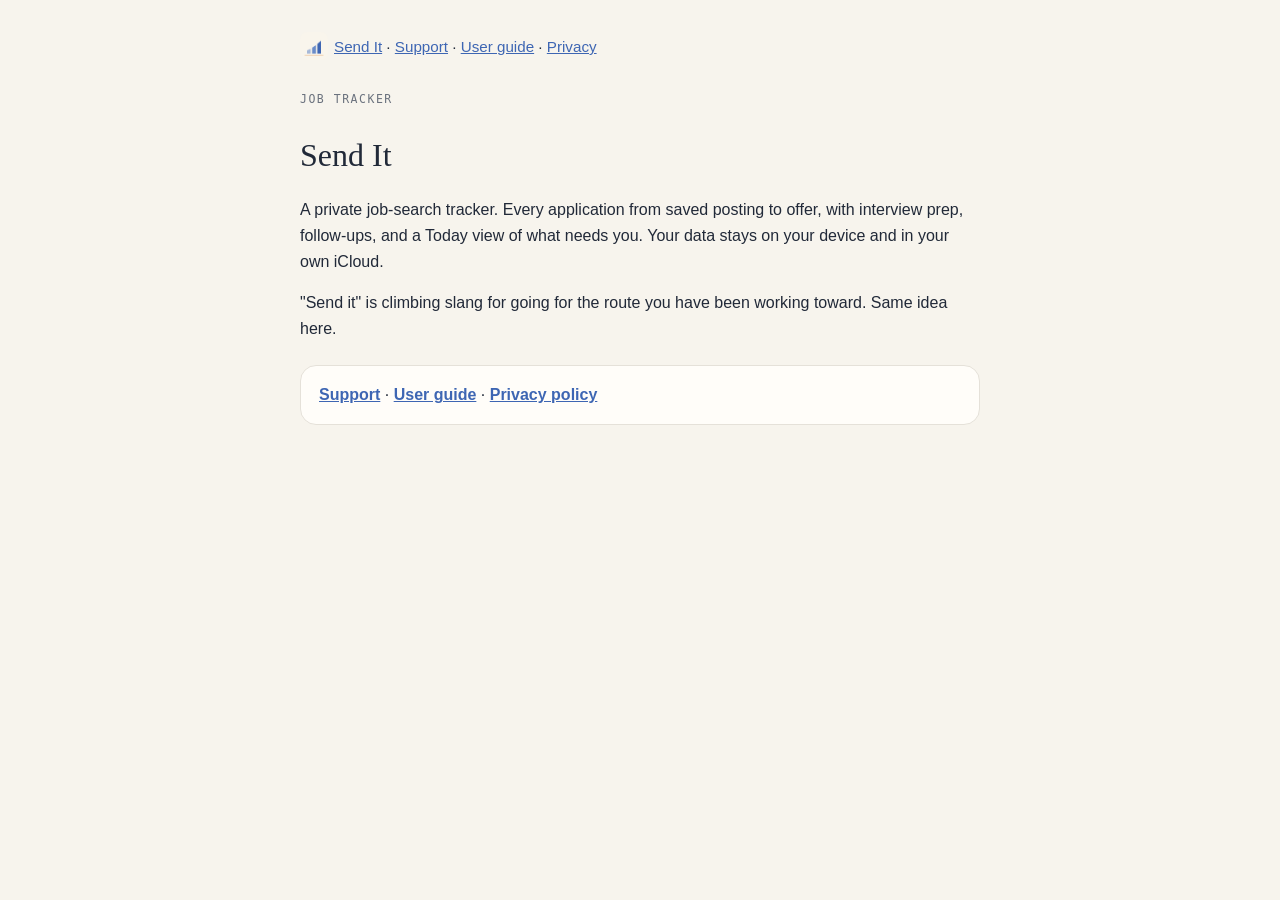
<file: index.html>
<!DOCTYPE html>
<html lang="en">
<head>
<meta charset="utf-8">
<meta name="viewport" content="width=device-width, initial-scale=1">
<title>Send It</title>
<link rel="stylesheet" href="style.css">
<link rel="icon" href="icon.png">
</head>
<body>
<nav><img src="icon.png" alt=""><a href="index.html">Send It</a> · <a href="support.html">Support</a> · <a href="guide.html">User guide</a> · <a href="privacy.html">Privacy</a></nav>

<p class="eyebrow">Job tracker</p>
<h1>Send It</h1>
<p>A private job-search tracker. Every application from saved posting to
offer, with interview prep, follow-ups, and a Today view of what needs
you. Your data stays on your device and in your own iCloud.</p>

<p>"Send it" is climbing slang for going for the route you have been
working toward. Same idea here.</p>

<div class="card">
<a href="support.html">Support</a> ·
<a href="guide.html">User guide</a> ·
<a href="privacy.html">Privacy policy</a>
</div>
</body>
</html>
</file>
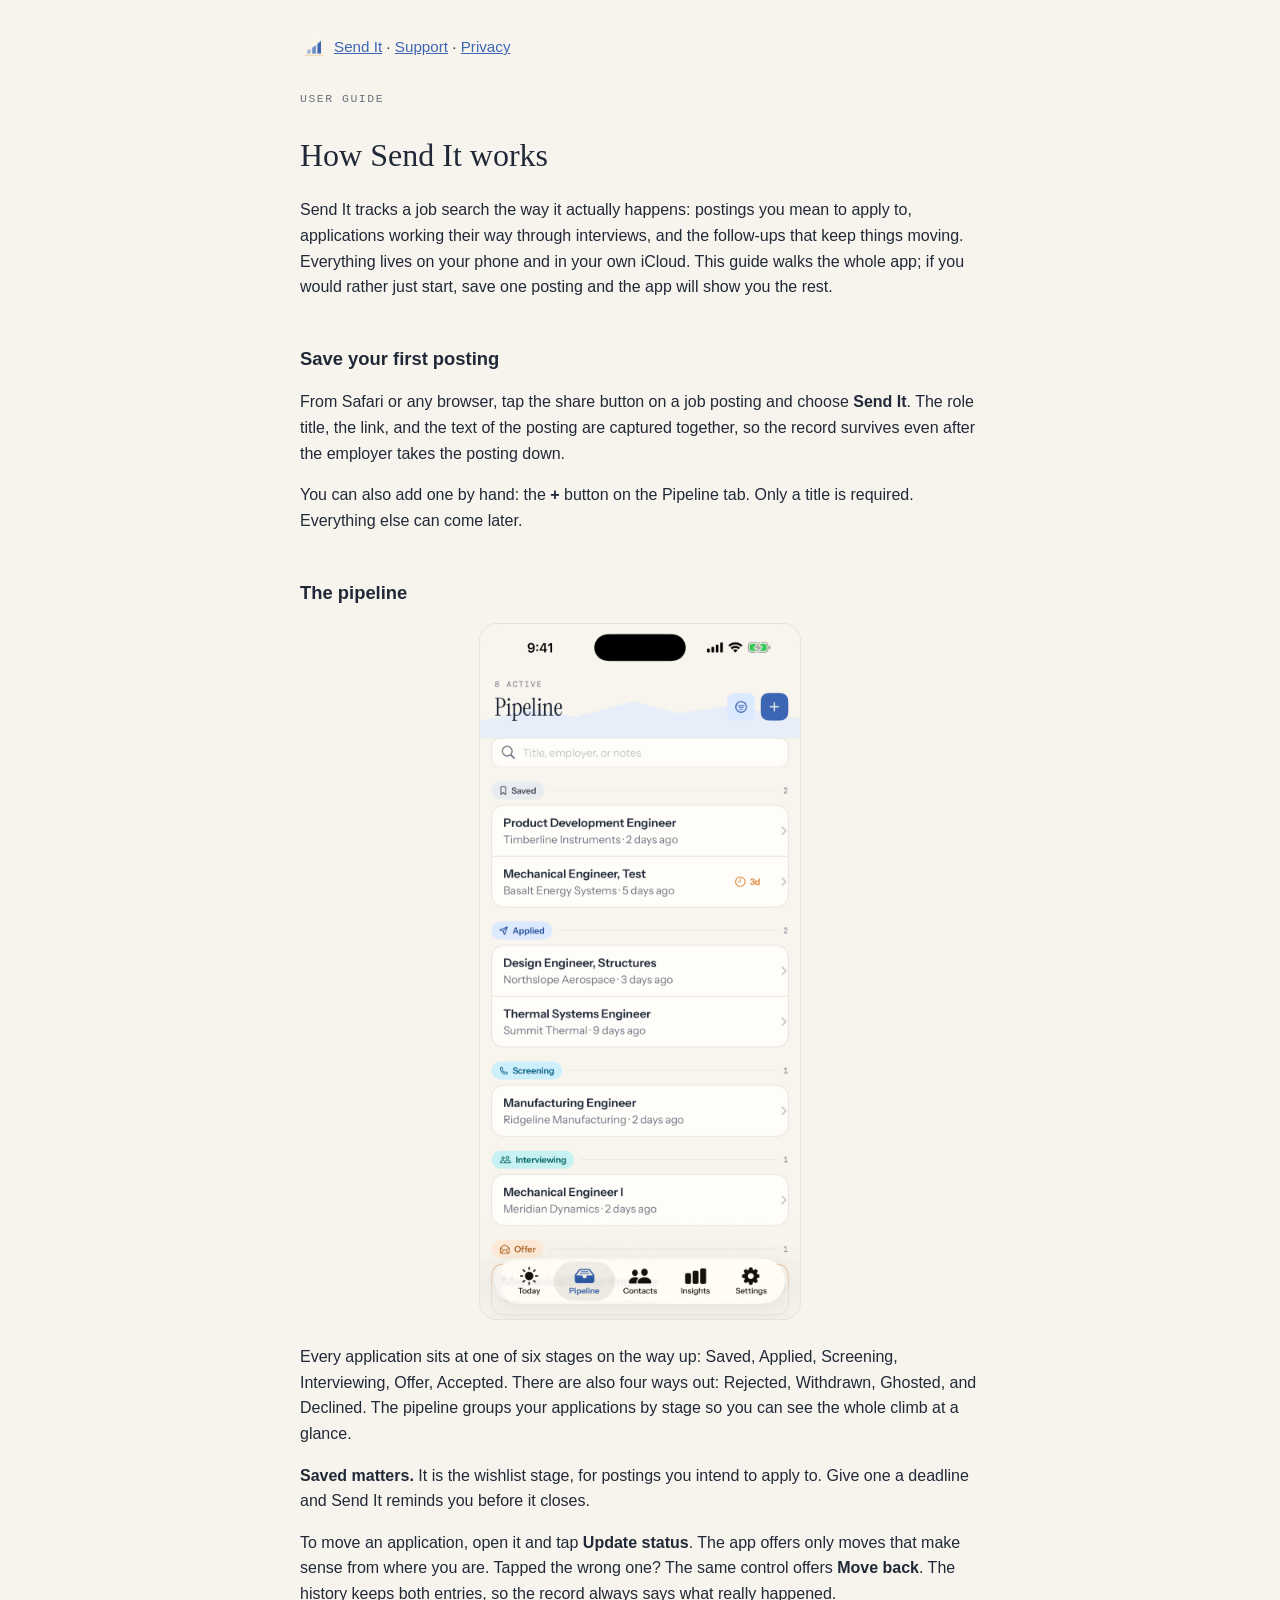
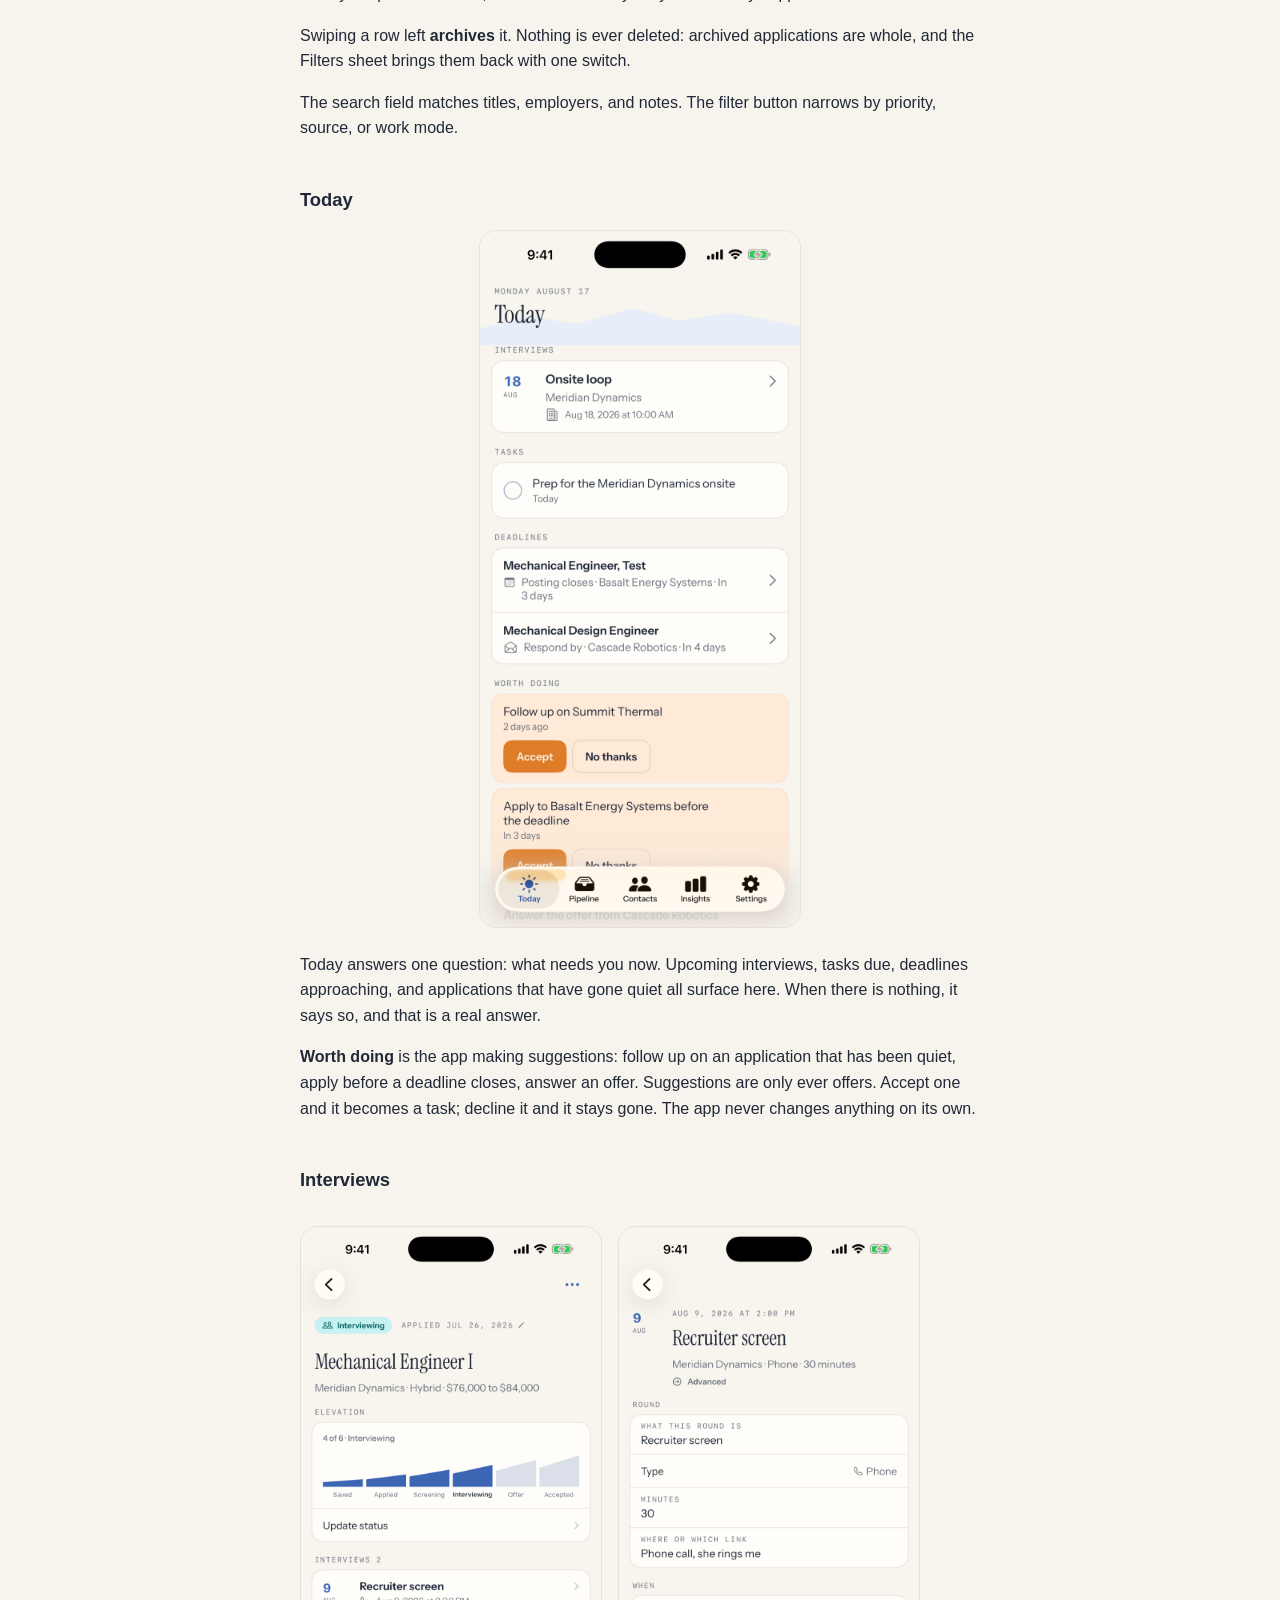
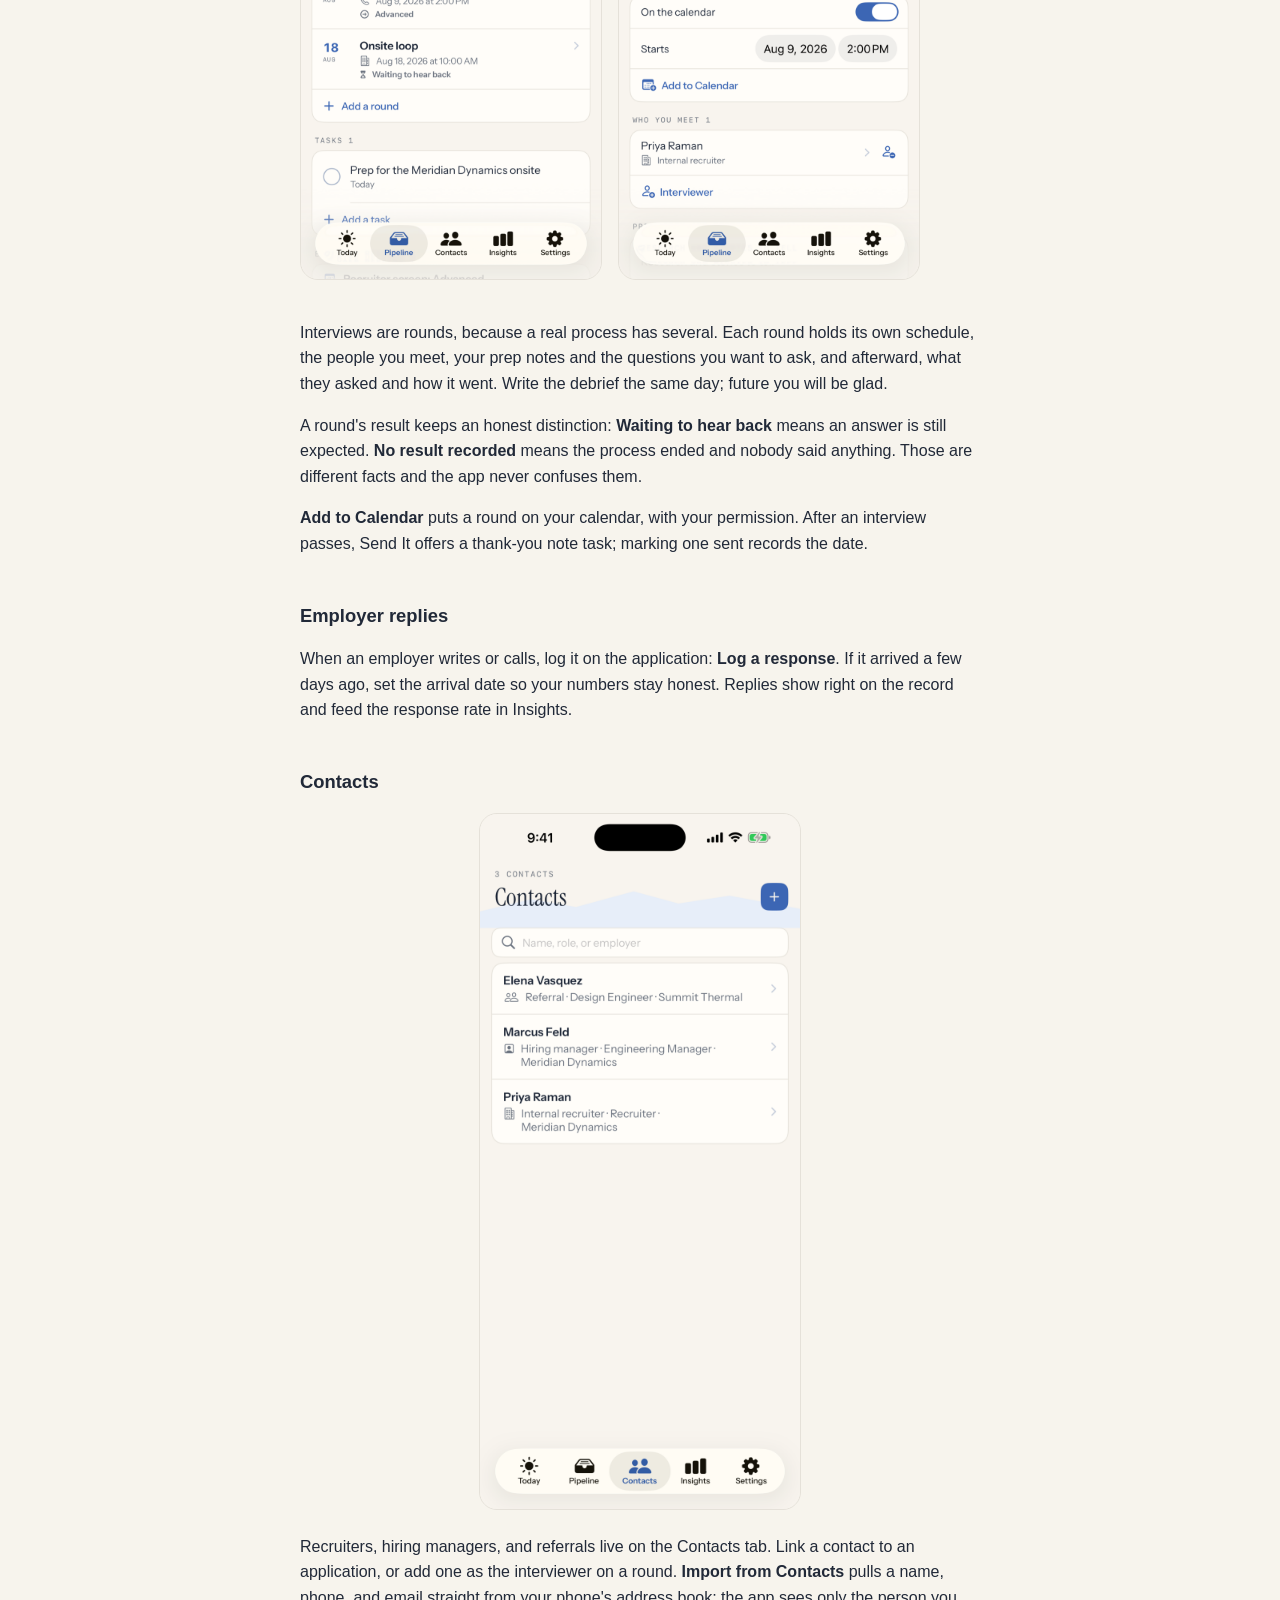
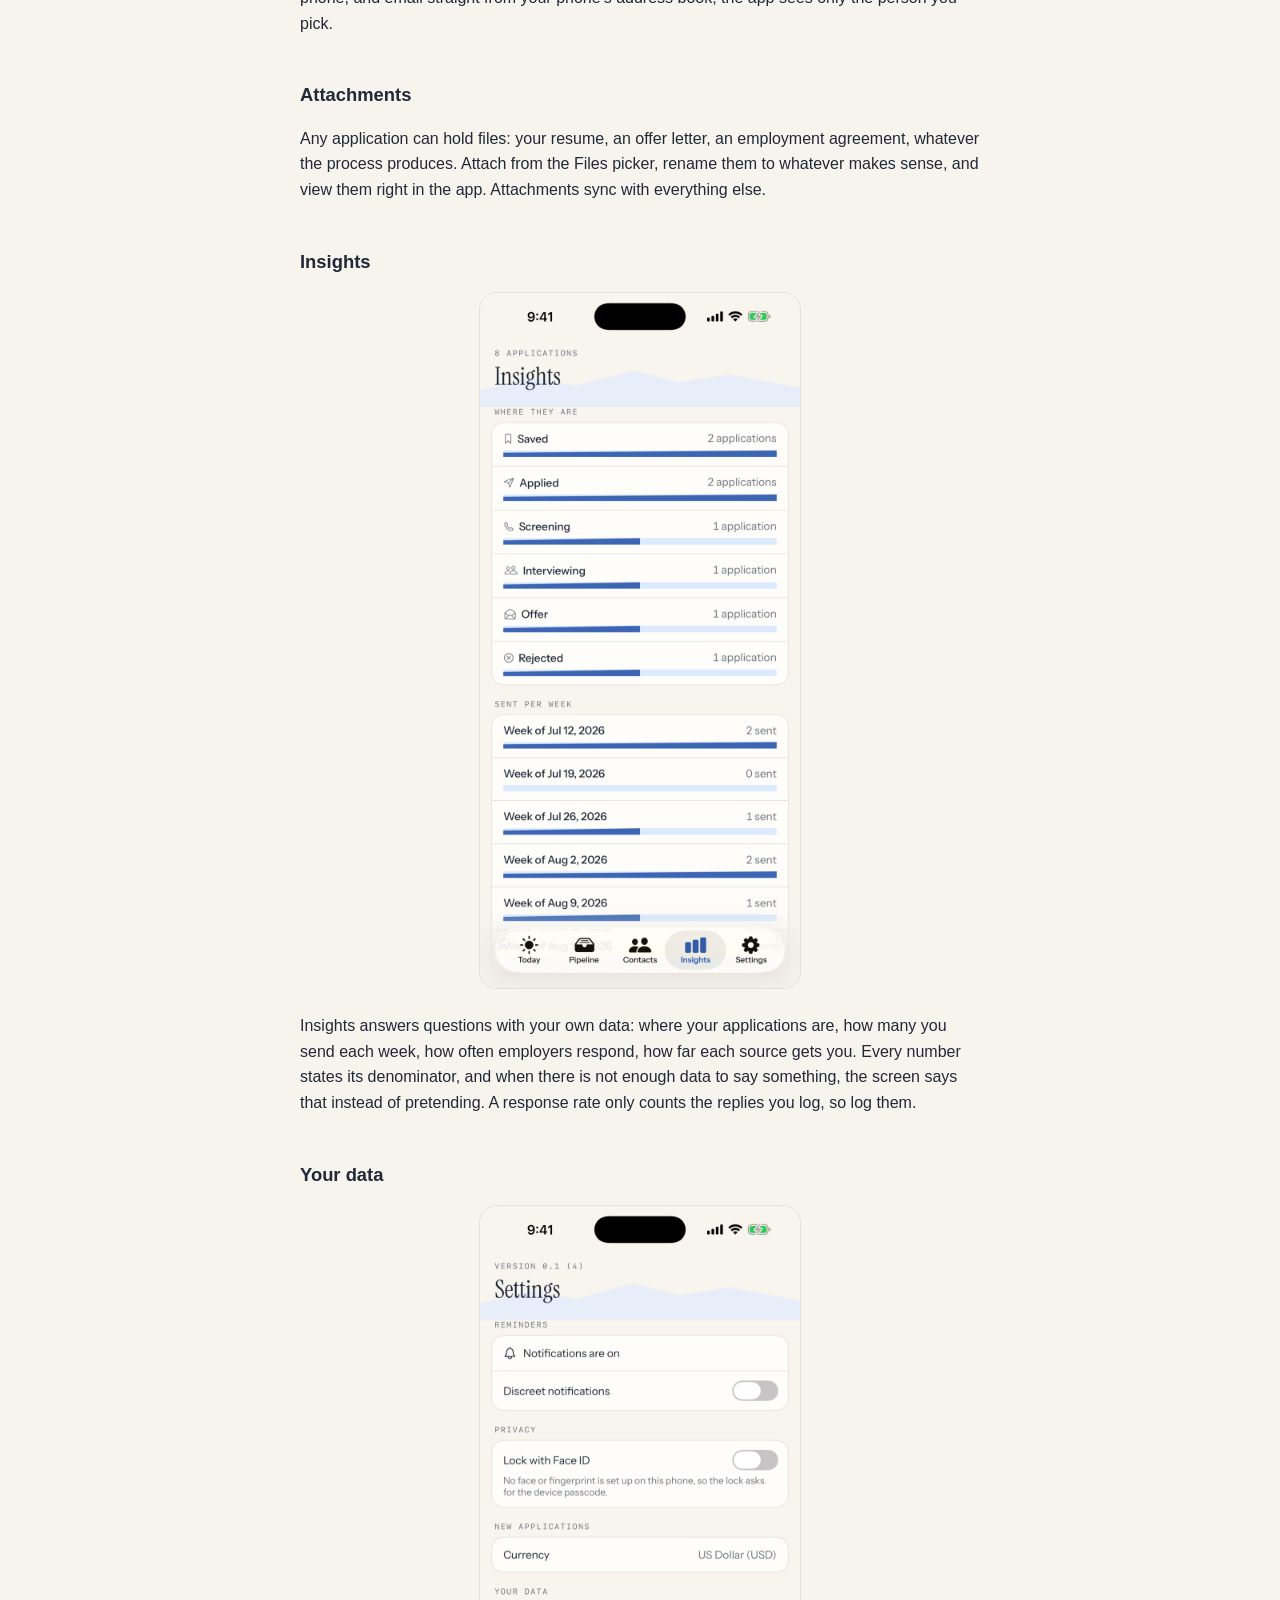
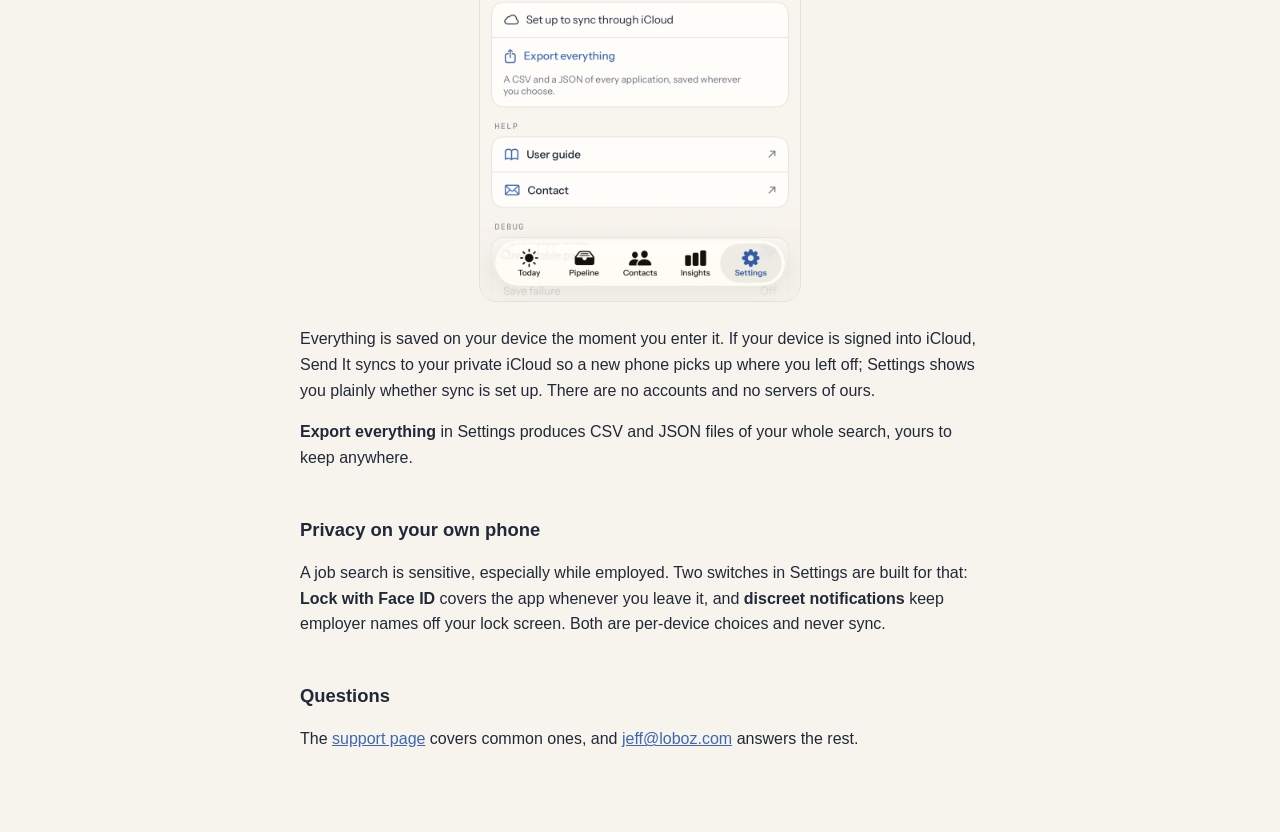
<file: guide.html>
<!DOCTYPE html>
<html lang="en">
<head>
<meta charset="utf-8">
<meta name="viewport" content="width=device-width, initial-scale=1">
<title>Send It User Guide</title>
<link rel="stylesheet" href="style.css">
<link rel="icon" href="icon.png">
<style>
  .shot {
    width: 100%; max-width: 320px; border-radius: 18px;
    border: 1px solid #E5E1D9; display: block; margin: 1em auto 1.5em;
  }
  @media (prefers-color-scheme: dark) { .shot { border-color: #2D333D; } }
  @media (min-width: 640px) {
    .pair { display: flex; gap: 16px; align-items: flex-start; }
    .pair .shot { max-width: 300px; margin: 1em 0 1.5em; }
  }
  h2 { margin-top: 2.4em; }
</style>
</head>
<body>
<nav><img src="icon.png" alt=""><a href="index.html">Send It</a> · <a href="support.html">Support</a> · <a href="privacy.html">Privacy</a></nav>

<p class="eyebrow">User guide</p>
<h1>How Send It works</h1>

<p>Send It tracks a job search the way it actually happens: postings you
mean to apply to, applications working their way through interviews, and
the follow-ups that keep things moving. Everything lives on your phone
and in your own iCloud. This guide walks the whole app; if you would
rather just start, save one posting and the app will show you the rest.</p>

<h2>Save your first posting</h2>
<p>From Safari or any browser, tap the share button on a job posting and
choose <strong>Send It</strong>. The role title, the link, and the text
of the posting are captured together, so the record survives even after
the employer takes the posting down.</p>
<p>You can also add one by hand: the <strong>+</strong> button on the
Pipeline tab. Only a title is required. Everything else can come later.</p>

<h2>The pipeline</h2>
<img class="shot" src="guide-images/02-pipeline.png" alt="The Pipeline screen with applications grouped by status">
<p>Every application sits at one of six stages on the way up: Saved,
Applied, Screening, Interviewing, Offer, Accepted. There are also four
ways out: Rejected, Withdrawn, Ghosted, and Declined. The pipeline
groups your applications by stage so you can see the whole climb at a
glance.</p>
<p><strong>Saved matters.</strong> It is the wishlist stage, for postings
you intend to apply to. Give one a deadline and Send It reminds you
before it closes.</p>
<p>To move an application, open it and tap <strong>Update status</strong>.
The app offers only moves that make sense from where you are. Tapped the
wrong one? The same control offers <strong>Move back</strong>. The
history keeps both entries, so the record always says what really
happened.</p>
<p>Swiping a row left <strong>archives</strong> it. Nothing is ever
deleted: archived applications are whole, and the Filters sheet brings
them back with one switch.</p>
<p>The search field matches titles, employers, and notes. The filter
button narrows by priority, source, or work mode.</p>

<h2>Today</h2>
<img class="shot" src="guide-images/01-today.png" alt="The Today screen with interviews, tasks, deadlines, and suggestions">
<p>Today answers one question: what needs you now. Upcoming interviews,
tasks due, deadlines approaching, and applications that have gone quiet
all surface here. When there is nothing, it says so, and that is a real
answer.</p>
<p><strong>Worth doing</strong> is the app making suggestions: follow up
on an application that has been quiet, apply before a deadline closes,
answer an offer. Suggestions are only ever offers. Accept one and it
becomes a task; decline it and it stays gone. The app never changes
anything on its own.</p>

<h2>Interviews</h2>
<div class="pair">
<img class="shot" src="guide-images/04-interviewing-detail.png" alt="An application with two interview rounds">
<img class="shot" src="guide-images/interview-round-debrief.png" alt="A completed interview round with debrief">
</div>
<p>Interviews are rounds, because a real process has several. Each round
holds its own schedule, the people you meet, your prep notes and the
questions you want to ask, and afterward, what they asked and how it
went. Write the debrief the same day; future you will be glad.</p>
<p>A round's result keeps an honest distinction: <strong>Waiting to hear
back</strong> means an answer is still expected. <strong>No result
recorded</strong> means the process ended and nobody said anything.
Those are different facts and the app never confuses them.</p>
<p><strong>Add to Calendar</strong> puts a round on your calendar, with
your permission. After an interview passes, Send It offers a thank-you
note task; marking one sent records the date.</p>

<h2>Employer replies</h2>
<p>When an employer writes or calls, log it on the application:
<strong>Log a response</strong>. If it arrived a few days ago, set the
arrival date so your numbers stay honest. Replies show right on the
record and feed the response rate in Insights.</p>

<h2>Contacts</h2>
<img class="shot" src="guide-images/contacts.png" alt="The Contacts tab">
<p>Recruiters, hiring managers, and referrals live on the Contacts tab.
Link a contact to an application, or add one as the interviewer on a
round. <strong>Import from Contacts</strong> pulls a name, phone, and
email straight from your phone's address book; the app sees only the
person you pick.</p>

<h2>Attachments</h2>
<p>Any application can hold files: your resume, an offer letter, an
employment agreement, whatever the process produces. Attach from the
Files picker, rename them to whatever makes sense, and view them right
in the app. Attachments sync with everything else.</p>

<h2>Insights</h2>
<img class="shot" src="guide-images/05-insights.png" alt="The Insights screen with funnel and response rate">
<p>Insights answers questions with your own data: where your
applications are, how many you send each week, how often employers
respond, how far each source gets you. Every number states its
denominator, and when there is not enough data to say something, the
screen says that instead of pretending. A response rate only counts the
replies you log, so log them.</p>

<h2>Your data</h2>
<img class="shot" src="guide-images/settings.png" alt="The Settings screen">
<p>Everything is saved on your device the moment you enter it. If your
device is signed into iCloud, Send It syncs to your private iCloud so a
new phone picks up where you left off; Settings shows you plainly
whether sync is set up. There are no accounts and no servers of ours.</p>
<p><strong>Export everything</strong> in Settings produces CSV and JSON
files of your whole search, yours to keep anywhere.</p>

<h2>Privacy on your own phone</h2>
<p>A job search is sensitive, especially while employed. Two switches in
Settings are built for that: <strong>Lock with Face ID</strong> covers
the app whenever you leave it, and <strong>discreet notifications</strong>
keep employer names off your lock screen. Both are per-device choices
and never sync.</p>

<h2>Questions</h2>
<p>The <a href="support.html">support page</a> covers common ones, and
<a href="mailto:jeff@loboz.com">jeff@loboz.com</a> answers the rest.</p>
</body>
</html>
</file>
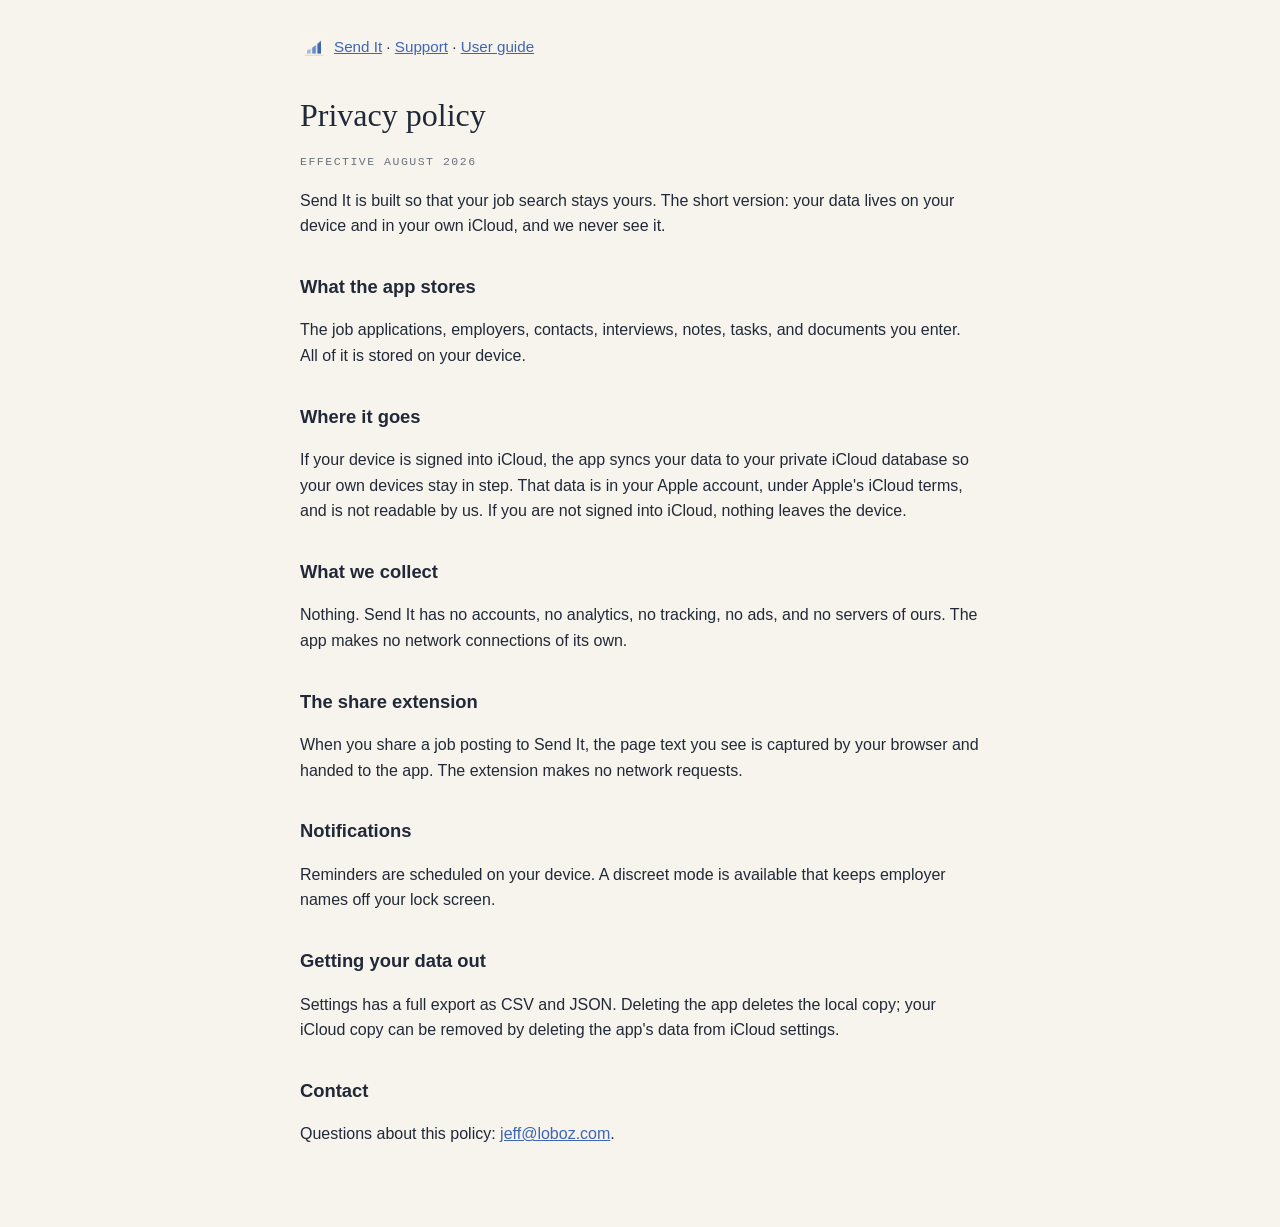
<file: privacy.html>
<!DOCTYPE html>
<html lang="en">
<head>
<meta charset="utf-8">
<meta name="viewport" content="width=device-width, initial-scale=1">
<title>Send It Privacy Policy</title>
<link rel="stylesheet" href="style.css">
<link rel="icon" href="icon.png">
</head>
<body>
<nav><img src="icon.png" alt=""><a href="index.html">Send It</a> · <a href="support.html">Support</a> · <a href="guide.html">User guide</a></nav>

<h1>Privacy policy</h1>
<p class="eyebrow">Effective August 2026</p>

<p>Send It is built so that your job search stays yours. The short
version: your data lives on your device and in your own iCloud, and we
never see it.</p>

<h2>What the app stores</h2>
<p>The job applications, employers, contacts, interviews, notes, tasks,
and documents you enter. All of it is stored on your device.</p>

<h2>Where it goes</h2>
<p>If your device is signed into iCloud, the app syncs your data to your
private iCloud database so your own devices stay in step. That data is
in your Apple account, under Apple's iCloud terms, and is not readable
by us. If you are not signed into iCloud, nothing leaves the device.</p>

<h2>What we collect</h2>
<p>Nothing. Send It has no accounts, no analytics, no tracking, no ads,
and no servers of ours. The app makes no network connections of its own.</p>

<h2>The share extension</h2>
<p>When you share a job posting to Send It, the page text you see is
captured by your browser and handed to the app. The extension makes no
network requests.</p>

<h2>Notifications</h2>
<p>Reminders are scheduled on your device. A discreet mode is available
that keeps employer names off your lock screen.</p>

<h2>Getting your data out</h2>
<p>Settings has a full export as CSV and JSON. Deleting the app deletes
the local copy; your iCloud copy can be removed by deleting the app's
data from iCloud settings.</p>

<h2>Contact</h2>
<p>Questions about this policy: <a href="mailto:jeff@loboz.com">jeff@loboz.com</a>.</p>
</body>
</html>
</file>
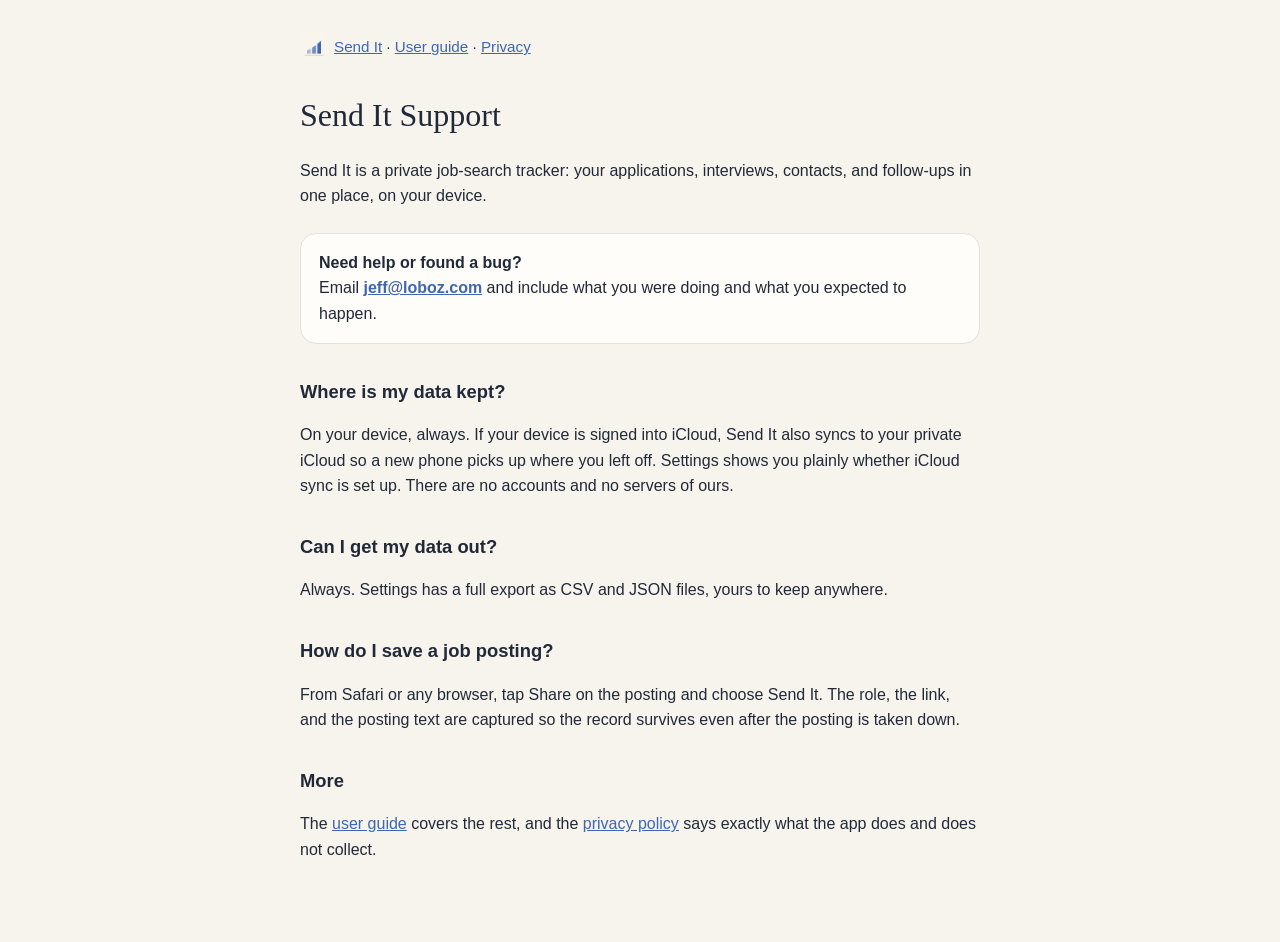
<file: support.html>
<!DOCTYPE html>
<html lang="en">
<head>
<meta charset="utf-8">
<meta name="viewport" content="width=device-width, initial-scale=1">
<title>Send It Support</title>
<link rel="stylesheet" href="style.css">
<link rel="icon" href="icon.png">
</head>
<body>
<nav><img src="icon.png" alt=""><a href="index.html">Send It</a> · <a href="guide.html">User guide</a> · <a href="privacy.html">Privacy</a></nav>

<h1>Send It Support</h1>
<p>Send It is a private job-search tracker: your applications, interviews,
contacts, and follow-ups in one place, on your device.</p>

<div class="card">
<strong>Need help or found a bug?</strong><br>
Email <a href="mailto:jeff@loboz.com">jeff@loboz.com</a> and include what
you were doing and what you expected to happen.
</div>

<h2>Where is my data kept?</h2>
<p>On your device, always. If your device is signed into iCloud, Send It
also syncs to your private iCloud so a new phone picks up where you left
off. Settings shows you plainly whether iCloud sync is set up. There are
no accounts and no servers of ours.</p>

<h2>Can I get my data out?</h2>
<p>Always. Settings has a full export as CSV and JSON files, yours to
keep anywhere.</p>

<h2>How do I save a job posting?</h2>
<p>From Safari or any browser, tap Share on the posting and choose Send
It. The role, the link, and the posting text are captured so the record
survives even after the posting is taken down.</p>

<h2>More</h2>
<p>The <a href="guide.html">user guide</a> covers the rest, and the
<a href="privacy.html">privacy policy</a> says exactly what the app does
and does not collect.</p>
</body>
</html>
</file>
<file: style.css>
/* Send It site. Colors are the app's own design tokens, converted from
   the oklch values in the app repo's scripts/design-tokens.py. */
:root { color-scheme: light dark; }
body {
  font-family: -apple-system, BlinkMacSystemFont, "Segoe UI", Roboto, sans-serif;
  max-width: 680px; margin: 0 auto; padding: 32px 20px 64px;
  line-height: 1.6; color: #212938; background: #F7F4ED;
}
h1, h2.serif {
  font-family: "Instrument Serif", Georgia, "Times New Roman", serif;
  font-weight: 400;
}
h1 { font-size: 2em; margin-bottom: 0.2em; }
h2 { font-size: 1.15em; margin-top: 1.8em; }
a { color: #3E66B3; }
nav { margin-bottom: 2em; font-size: 0.95em; }
nav img { width: 28px; height: 28px; border-radius: 7px; vertical-align: -8px; margin-right: 6px; }
.eyebrow {
  font-family: ui-monospace, "SF Mono", Menlo, monospace;
  font-size: 0.72em; letter-spacing: 0.13em; text-transform: uppercase;
  color: #6B727E; margin-bottom: 0.4em;
}
.card {
  background: #FFFDF9; border: 1px solid #E5E1D9; border-radius: 16px;
  padding: 16px 18px; margin: 1.5em 0;
}
.card a { font-weight: 600; }
.ridge { color: #DD7B2B; }
@media (prefers-color-scheme: dark) {
  body { color: #F1EEE9; background: #10141B; }
  a { color: #85ABF0; }
  .eyebrow { color: #989FAB; }
  .card { background: #1C2129; border-color: #2D333D; }
}
</file>
